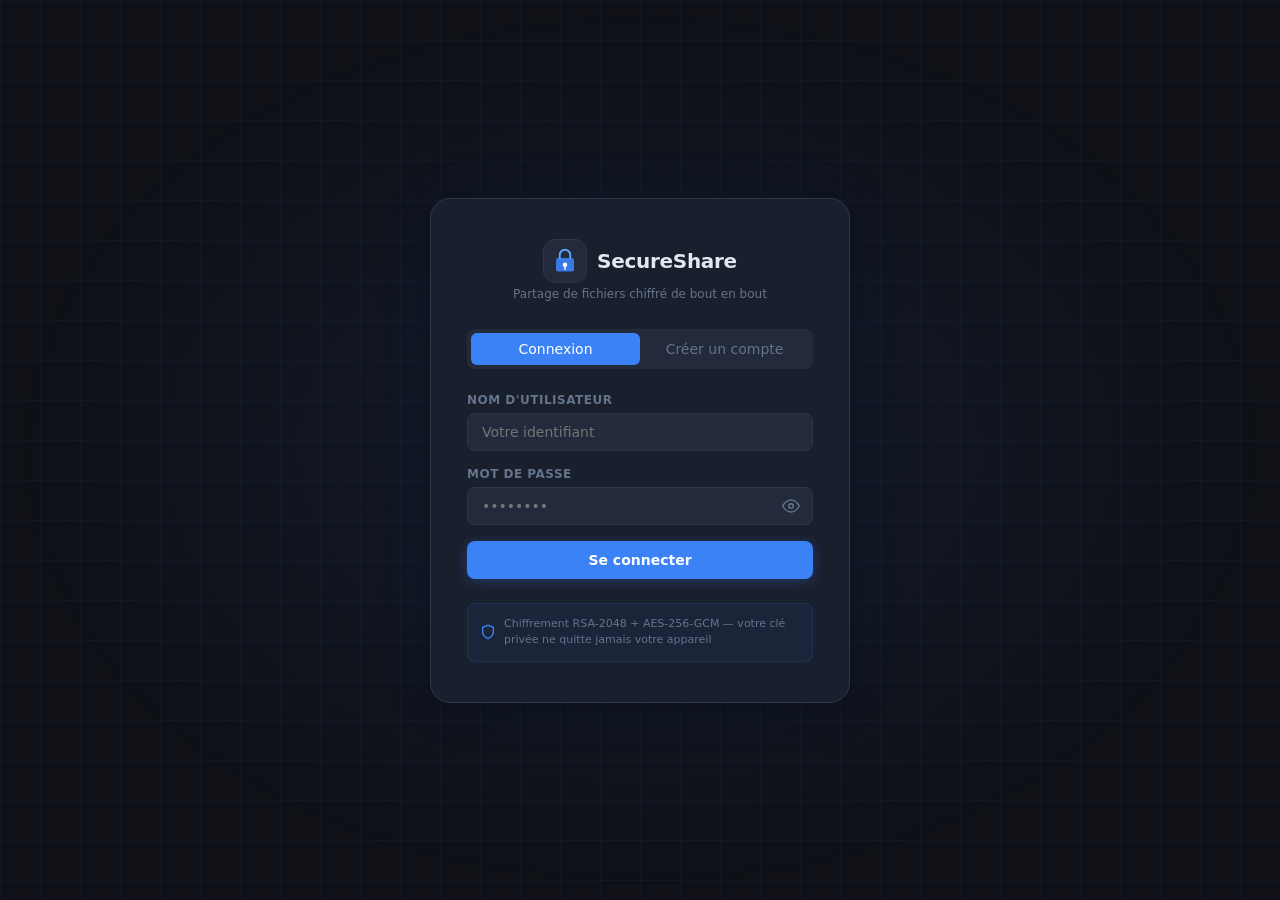
<file: secure-share-app/frontend/index.html>
<!DOCTYPE html>
<html lang="fr">
<head>
  <meta charset="UTF-8" />
  <meta name="viewport" content="width=device-width, initial-scale=1.0" />
  <title>SecureShare — Connexion</title>
  <link rel="stylesheet" href="css/style.css" />
</head>
<body class="auth-page">

  <!-- Animated background particles -->
  <div class="bg-grid"></div>

  <div class="auth-container">
    <!-- Logo -->
    <div class="logo">
      <div class="logo-icon">
        <svg viewBox="0 0 40 40" fill="none" xmlns="http://www.w3.org/2000/svg">
          <rect x="8" y="16" width="24" height="18" rx="3" fill="#3b82f6" opacity="0.9"/>
          <path d="M13 16V12a7 7 0 0 1 14 0v4" stroke="#60a5fa" stroke-width="2.5" stroke-linecap="round"/>
          <circle cx="20" cy="25" r="3" fill="white"/>
          <line x1="20" y1="28" x2="20" y2="31" stroke="white" stroke-width="2" stroke-linecap="round"/>
        </svg>
      </div>
      <span class="logo-text">SecureShare</span>
    </div>

    <p class="logo-subtitle">Partage de fichiers chiffré de bout en bout</p>

    <!-- Tabs -->
    <div class="tab-bar">
      <button class="tab active" data-tab="login">Connexion</button>
      <button class="tab" data-tab="register">Créer un compte</button>
    </div>

    <!-- Login Form -->
    <form id="loginForm" class="auth-form active" autocomplete="off">
      <div class="field">
        <label>Nom d'utilisateur</label>
        <input type="text" id="loginUsername" placeholder="Votre identifiant" required />
      </div>
      <div class="field">
        <label>Mot de passe</label>
        <div class="password-wrap">
          <input type="password" id="loginPassword" placeholder="••••••••" required />
          <button type="button" class="eye-btn" data-target="loginPassword">
            <svg viewBox="0 0 24 24" fill="none" stroke="currentColor" stroke-width="2"><path d="M1 12s4-8 11-8 11 8 11 8-4 8-11 8-11-8-11-8z"/><circle cx="12" cy="12" r="3"/></svg>
          </button>
        </div>
      </div>
      <div id="loginError" class="error-msg hidden"></div>
      <button type="submit" class="btn-primary" id="loginBtn">
        <span class="btn-text">Se connecter</span>
        <span class="btn-loader hidden"></span>
      </button>
    </form>

    <!-- Register Form -->
    <form id="registerForm" class="auth-form" autocomplete="off">
      <div class="field">
        <label>Nom d'utilisateur</label>
        <input type="text" id="regUsername" placeholder="Choisissez un identifiant" required minlength="3" />
      </div>
      <div class="field">
        <label>Mot de passe</label>
        <div class="password-wrap">
          <input type="password" id="regPassword" placeholder="8 caractères minimum" required minlength="8" />
          <button type="button" class="eye-btn" data-target="regPassword">
            <svg viewBox="0 0 24 24" fill="none" stroke="currentColor" stroke-width="2"><path d="M1 12s4-8 11-8 11 8 11 8-4 8-11 8-11-8-11-8z"/><circle cx="12" cy="12" r="3"/></svg>
          </button>
        </div>
        <div class="strength-bar"><div id="strengthFill"></div></div>
        <span id="strengthText" class="strength-text"></span>
      </div>
      <div class="field">
        <label>Confirmer le mot de passe</label>
        <input type="password" id="regConfirm" placeholder="••••••••" required />
      </div>
      <div id="registerError" class="error-msg hidden"></div>
      <button type="submit" class="btn-primary" id="registerBtn">
        <span class="btn-text">Créer mon compte</span>
        <span class="btn-loader hidden"></span>
      </button>
    </form>

    <!-- Security notice -->
    <div class="security-note">
      <svg viewBox="0 0 24 24" fill="none" stroke="currentColor" stroke-width="2"><path d="M12 22s8-4 8-10V5l-8-3-8 3v7c0 6 8 10 8 10z"/></svg>
      <span>Chiffrement RSA-2048 + AES-256-GCM — votre clé privée ne quitte jamais votre appareil</span>
    </div>
  </div>

  <!-- Private Key Modal (shown after register) -->
  <div id="keyModal" class="modal-overlay hidden">
    <div class="modal">
      <div class="modal-icon success">
        <svg viewBox="0 0 24 24" fill="none" stroke="currentColor" stroke-width="2"><polyline points="20 6 9 17 4 12"/></svg>
      </div>
      <h2>Compte créé !</h2>
      <p class="modal-subtitle">
        <strong>⚠️ Important :</strong> Sauvegardez votre clé privée RSA ci-dessous.
        Elle est nécessaire pour déchiffrer vos fichiers. Le serveur ne la stocke jamais.
      </p>
      <div class="key-box">
        <pre id="privateKeyDisplay"></pre>
        <button class="copy-btn" id="copyKeyBtn">
          <svg viewBox="0 0 24 24" fill="none" stroke="currentColor" stroke-width="2"><rect x="9" y="9" width="13" height="13" rx="2"/><path d="M5 15H4a2 2 0 0 1-2-2V4a2 2 0 0 1 2-2h9a2 2 0 0 1 2 2v1"/></svg>
          Copier
        </button>
      </div>
      <button class="btn-primary" id="downloadKeyBtn">
        <svg viewBox="0 0 24 24" fill="none" stroke="currentColor" stroke-width="2"><path d="M21 15v4a2 2 0 0 1-2 2H5a2 2 0 0 1-2-2v-4"/><polyline points="7 10 12 15 17 10"/><line x1="12" y1="15" x2="12" y2="3"/></svg>
        Télécharger la clé privée (.pem)
      </button>
      <button class="btn-secondary" id="modalContinueBtn">J'ai sauvegardé ma clé → Continuer</button>
    </div>
  </div>

  <script src="js/api.js"></script>
  <script src="js/auth.js"></script>
</body>
</html>
</file>
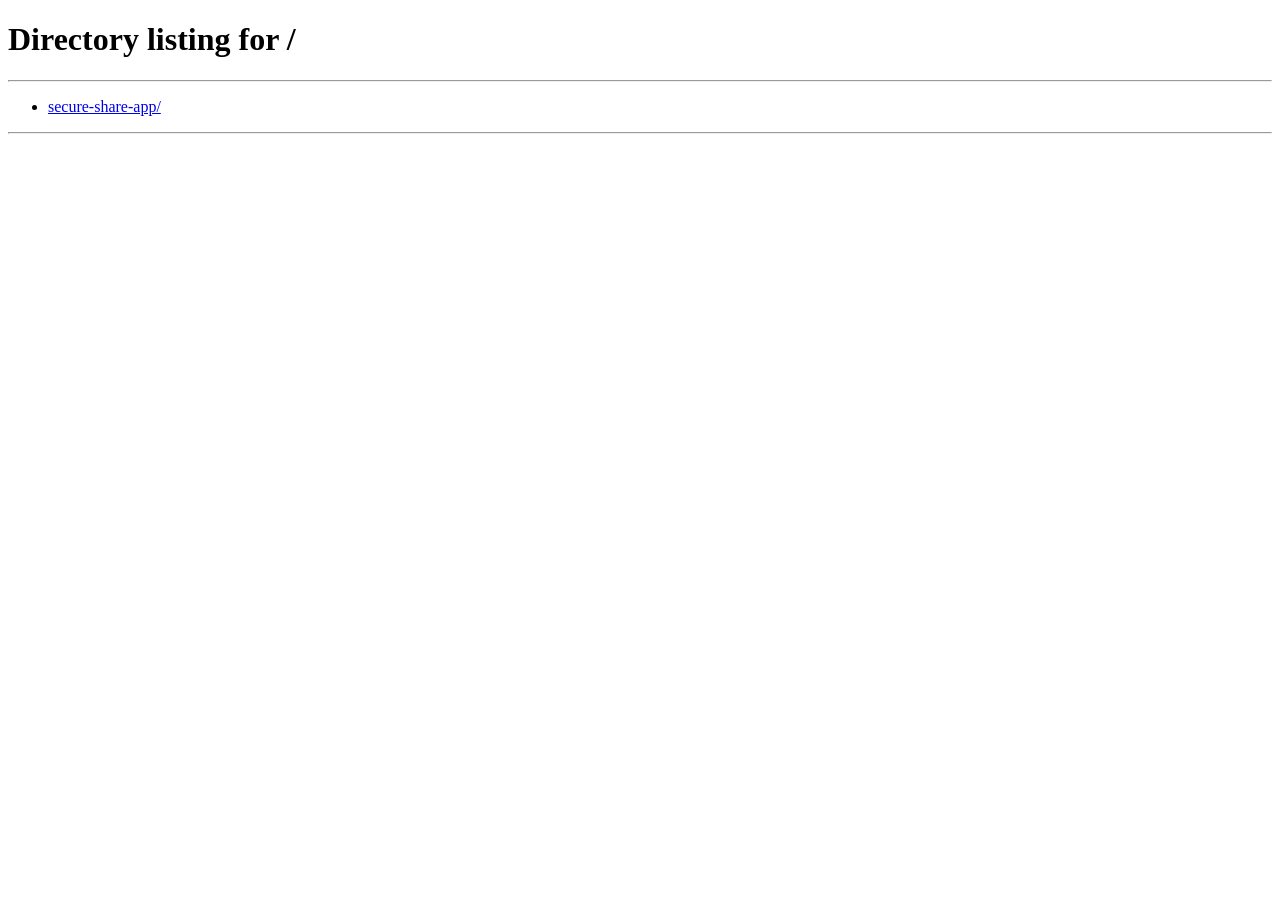
<file: secure-share-app/frontend/dashboard.html>
<!DOCTYPE html>
<html lang="fr">
<head>
  <meta charset="UTF-8" />
  <meta name="viewport" content="width=device-width, initial-scale=1.0" />
  <title>SecureShare — Dashboard</title>
  <link rel="stylesheet" href="css/style.css" />
</head>
<body class="app-page">

  <!-- ===================== SIDEBAR ===================== -->
  <aside class="sidebar">
    <div class="sidebar-logo">
      <div class="logo-icon small">
        <svg viewBox="0 0 40 40" fill="none"><rect x="8" y="16" width="24" height="18" rx="3" fill="#3b82f6"/><path d="M13 16V12a7 7 0 0 1 14 0v4" stroke="#60a5fa" stroke-width="2.5" stroke-linecap="round"/><circle cx="20" cy="25" r="3" fill="white"/><line x1="20" y1="28" x2="20" y2="31" stroke="white" stroke-width="2" stroke-linecap="round"/></svg>
      </div>
      <span>SecureShare</span>
    </div>

    <nav class="sidebar-nav">
      <a href="#" class="nav-item active" data-section="myFiles">
        <svg viewBox="0 0 24 24" fill="none" stroke="currentColor" stroke-width="2"><path d="M22 19a2 2 0 0 1-2 2H4a2 2 0 0 1-2-2V5a2 2 0 0 1 2-2h5l2 3h9a2 2 0 0 1 2 2z"/></svg>
        Mes fichiers
      </a>
      <a href="#" class="nav-item" data-section="sharedWithMe">
        <svg viewBox="0 0 24 24" fill="none" stroke="currentColor" stroke-width="2"><path d="M17 21v-2a4 4 0 0 0-4-4H5a4 4 0 0 0-4 4v2"/><circle cx="9" cy="7" r="4"/><path d="M23 21v-2a4 4 0 0 0-3-3.87"/><path d="M16 3.13a4 4 0 0 1 0 7.75"/></svg>
        Partagés avec moi
      </a>
      <a href="#" class="nav-item" data-section="upload">
        <svg viewBox="0 0 24 24" fill="none" stroke="currentColor" stroke-width="2"><path d="M21 15v4a2 2 0 0 1-2 2H5a2 2 0 0 1-2-2v-4"/><polyline points="17 8 12 3 7 8"/><line x1="12" y1="3" x2="12" y2="15"/></svg>
        Envoyer un fichier
      </a>
    </nav>

    <div class="sidebar-footer">
      <div class="user-badge">
        <div class="user-avatar" id="userAvatar"></div>
        <span id="sidebarUsername"></span>
      </div>
      <button class="logout-btn" id="logoutBtn" title="Se déconnecter">
        <svg viewBox="0 0 24 24" fill="none" stroke="currentColor" stroke-width="2"><path d="M9 21H5a2 2 0 0 1-2-2V5a2 2 0 0 1 2-2h4"/><polyline points="16 17 21 12 16 7"/><line x1="21" y1="12" x2="9" y2="12"/></svg>
      </button>
    </div>
  </aside>

  <!-- ===================== MAIN ===================== -->
  <main class="main-content">

    <!-- Header -->
    <header class="top-bar">
      <div class="page-title" id="pageTitle">Mes fichiers</div>
      <div class="header-actions">
        <button class="btn-icon" id="loadPrivateKeyBtn" title="Charger ma clé privée">
          <svg viewBox="0 0 24 24" fill="none" stroke="currentColor" stroke-width="2"><path d="M21 2l-2 2m-7.61 7.61a5.5 5.5 0 1 1-7.778 7.778 5.5 5.5 0 0 1 7.777-7.777zm0 0L15.5 7.5m0 0l3 3L22 7l-3-3m-3.5 3.5L19 4"/></svg>
          Clé privée
        </button>
        <div class="key-status" id="keyStatus">
          <span class="dot red"></span> Clé non chargée
        </div>
      </div>
    </header>

    <!-- ========== SECTION: My Files ========== -->
    <section id="sectionMyFiles" class="section active">
      <div class="section-header">
        <h2>Mes fichiers</h2>
        <button class="btn-small" id="refreshFilesBtn">
          <svg viewBox="0 0 24 24" fill="none" stroke="currentColor" stroke-width="2"><polyline points="23 4 23 10 17 10"/><path d="M20.49 15a9 9 0 1 1-.05-2.12"/></svg>
          Actualiser
        </button>
      </div>

      <div id="myFilesGrid" class="files-grid">
        <div class="loading-state">
          <div class="spinner"></div>
          <span>Chargement…</span>
        </div>
      </div>
    </section>

    <!-- ========== SECTION: Shared with me ========== -->
    <section id="sectionSharedWithMe" class="section">
      <div class="section-header">
        <h2>Fichiers partagés avec moi</h2>
      </div>
      <div id="sharedFilesGrid" class="files-grid">
        <div class="loading-state">
          <div class="spinner"></div>
          <span>Chargement…</span>
        </div>
      </div>
    </section>

    <!-- ========== SECTION: Upload ========== -->
    <section id="sectionUpload" class="section">
      <div class="section-header">
        <h2>Envoyer un fichier chiffré</h2>
      </div>

      <div class="upload-card">
        <!-- Drop zone -->
        <div class="drop-zone" id="dropZone">
          <div class="drop-icon">
            <svg viewBox="0 0 64 64" fill="none"><rect x="8" y="8" width="48" height="48" rx="8" fill="#1e293b"/><path d="M32 20v16M24 28l8-8 8 8" stroke="#3b82f6" stroke-width="3" stroke-linecap="round" stroke-linejoin="round"/><path d="M20 44h24" stroke="#64748b" stroke-width="2" stroke-linecap="round"/></svg>
          </div>
          <p class="drop-title">Glissez votre fichier ici</p>
          <p class="drop-sub">ou <label class="drop-browse" for="fileInput">parcourez</label></p>
          <p class="drop-limit">Max 50 Mo — chiffrement local AES-256-GCM</p>
          <input type="file" id="fileInput" hidden />
        </div>

        <!-- Selected file info -->
        <div id="selectedFile" class="selected-file hidden">
          <div class="selected-icon">
            <svg viewBox="0 0 24 24" fill="none" stroke="currentColor" stroke-width="2"><path d="M13 2H6a2 2 0 0 0-2 2v16a2 2 0 0 0 2 2h12a2 2 0 0 0 2-2V9z"/><polyline points="13 2 13 9 20 9"/></svg>
          </div>
          <div class="selected-meta">
            <span id="selectedName" class="selected-name"></span>
            <span id="selectedSize" class="selected-size"></span>
          </div>
          <button class="clear-file" id="clearFileBtn">✕</button>
        </div>

        <!-- Recipient selection -->
        <div class="field">
          <label>Partager avec (optionnel)</label>
          <div class="recipients-list" id="recipientsList">
            <div class="loading-state small">
              <div class="spinner"></div><span>Chargement des utilisateurs…</span>
            </div>
          </div>
        </div>

        <div id="uploadError" class="error-msg hidden"></div>
        <div id="uploadSuccess" class="success-msg hidden"></div>

        <!-- Progress -->
        <div id="uploadProgress" class="progress-wrap hidden">
          <div class="progress-label">
            <span id="progressText">Chiffrement en cours…</span>
            <span id="progressPct">0%</span>
          </div>
          <div class="progress-bar"><div id="progressFill" style="width:0%"></div></div>
        </div>

        <button class="btn-primary upload-submit" id="uploadBtn" disabled>
          <svg viewBox="0 0 24 24" fill="none" stroke="currentColor" stroke-width="2"><path d="M21 15v4a2 2 0 0 1-2 2H5a2 2 0 0 1-2-2v-4"/><polyline points="17 8 12 3 7 8"/><line x1="12" y1="3" x2="12" y2="15"/></svg>
          Chiffrer et envoyer
        </button>
      </div>
    </section>

  </main>

  <!-- ========== SHARE MODAL ========== -->
  <div id="shareModal" class="modal-overlay hidden">
    <div class="modal">
      <h2>Partager le fichier</h2>
      <p id="shareModalFilename" class="modal-subtitle"></p>
      <div class="field">
        <label>Sélectionner un utilisateur</label>
        <select id="shareUserSelect" class="select"></select>
      </div>
      <div class="field">
        <label>Votre clé privée RSA (pour ré-encapsuler la clé AES)</label>
        <textarea id="sharePrivateKey" class="textarea" rows="5" placeholder="-----BEGIN RSA PRIVATE KEY-----&#10;...&#10;-----END RSA PRIVATE KEY-----"></textarea>
      </div>
      <div id="shareError" class="error-msg hidden"></div>
      <div class="modal-actions">
        <button class="btn-secondary" id="cancelShareBtn">Annuler</button>
        <button class="btn-primary" id="confirmShareBtn">Partager</button>
      </div>
    </div>
  </div>

  <!-- ========== PRIVATE KEY LOAD MODAL ========== -->
  <div id="loadKeyModal" class="modal-overlay hidden">
    <div class="modal">
      <h2>Charger votre clé privée</h2>
      <p class="modal-subtitle">La clé reste en mémoire locale (session). Elle n'est jamais envoyée au serveur.</p>
      <div class="field">
        <label>Coller votre clé privée RSA</label>
        <textarea id="pastePrivateKey" class="textarea" rows="8" placeholder="-----BEGIN RSA PRIVATE KEY-----&#10;MIIEowIBAAKCAQEA...&#10;-----END RSA PRIVATE KEY-----"></textarea>
      </div>
      <p class="modal-or">— ou —</p>
      <label class="btn-secondary file-btn">
        <svg viewBox="0 0 24 24" fill="none" stroke="currentColor" stroke-width="2"><path d="M21 15v4a2 2 0 0 1-2 2H5a2 2 0 0 1-2-2v-4"/><polyline points="7 10 12 15 17 10"/><line x1="12" y1="15" x2="12" y2="3"/></svg>
        Importer un fichier .pem
        <input type="file" id="importKeyFile" accept=".pem,.key,.txt" hidden />
      </label>
      <div id="loadKeyError" class="error-msg hidden"></div>
      <div class="modal-actions">
        <button class="btn-secondary" id="cancelLoadKeyBtn">Annuler</button>
        <button class="btn-primary" id="confirmLoadKeyBtn">Charger la clé</button>
      </div>
    </div>
  </div>

  <!-- Toast notifications -->
  <div id="toastContainer" class="toast-container"></div>

  <script src="js/crypto.js"></script>
  <script src="js/api.js"></script>
  <script src="js/dashboard.js"></script>
</body>
</html>
</file>
<file: secure-share-app/frontend/css/style.css>
/* ================================================================
   SecureShare — Global Stylesheet
   Dark theme, modern blue accent
   ================================================================ */

/* ---------- Reset & Base ---------------------------------------- */
*, *::before, *::after { box-sizing: border-box; margin: 0; padding: 0; }

:root {
  --bg:          #0f1117;
  --surface:     #1a1f2e;
  --surface2:    #232a3b;
  --border:      #2d3748;
  --accent:      #3b82f6;
  --accent-dim:  #1d4ed8;
  --accent-glow: rgba(59,130,246,.25);
  --success:     #10b981;
  --danger:      #ef4444;
  --warning:     #f59e0b;
  --text:        #e2e8f0;
  --text-muted:  #64748b;
  --font:        'Inter', 'Segoe UI', system-ui, sans-serif;
  --radius:      12px;
  --radius-sm:   8px;
  --shadow:      0 4px 24px rgba(0,0,0,.4);
  --transition:  .18s ease;
}

html, body { height: 100%; font-family: var(--font); background: var(--bg); color: var(--text); font-size: 14px; }
a { text-decoration: none; color: inherit; }
button { cursor: pointer; border: none; background: none; font-family: inherit; font-size: inherit; }
input, textarea, select { font-family: inherit; font-size: inherit; }

/* ================================================================
   AUTH PAGE
   ================================================================ */
.auth-page {
  min-height: 100vh;
  display: flex;
  align-items: center;
  justify-content: center;
  position: relative;
  overflow: hidden;
}

/* Grid background */
.bg-grid {
  position: fixed; inset: 0;
  background-image:
    linear-gradient(rgba(59,130,246,.05) 1px, transparent 1px),
    linear-gradient(90deg, rgba(59,130,246,.05) 1px, transparent 1px);
  background-size: 40px 40px;
  pointer-events: none;
}
.bg-grid::after {
  content: '';
  position: absolute; inset: 0;
  background: radial-gradient(ellipse at 50% 50%, rgba(59,130,246,.08) 0%, transparent 70%);
}

.auth-container {
  width: 100%;
  max-width: 420px;
  background: var(--surface);
  border: 1px solid var(--border);
  border-radius: 20px;
  padding: 40px 36px;
  box-shadow: var(--shadow), 0 0 60px rgba(59,130,246,.08);
  position: relative;
  z-index: 1;
}

/* Logo */
.logo { display: flex; align-items: center; gap: 10px; justify-content: center; margin-bottom: 4px; }
.logo-icon {
  width: 44px; height: 44px;
  background: var(--surface2);
  border: 1px solid var(--border);
  border-radius: 12px;
  display: flex; align-items: center; justify-content: center;
  padding: 6px;
}
.logo-icon.small { width: 34px; height: 34px; border-radius: 8px; padding: 5px; }
.logo-text { font-size: 20px; font-weight: 700; letter-spacing: -.3px; }
.logo-subtitle { text-align: center; color: var(--text-muted); font-size: 12px; margin-bottom: 28px; }

/* Tabs */
.tab-bar {
  display: flex;
  background: var(--surface2);
  border-radius: var(--radius-sm);
  padding: 4px;
  margin-bottom: 24px;
}
.tab {
  flex: 1;
  padding: 8px;
  border-radius: 6px;
  color: var(--text-muted);
  font-weight: 500;
  transition: var(--transition);
}
.tab.active { background: var(--accent); color: white; }

/* Forms */
.auth-form { display: none; flex-direction: column; gap: 16px; }
.auth-form.active { display: flex; }

.field { display: flex; flex-direction: column; gap: 6px; }
.field label { font-size: 12px; font-weight: 600; color: var(--text-muted); text-transform: uppercase; letter-spacing: .5px; }

input[type="text"],
input[type="password"],
input[type="email"],
.select,
.textarea {
  background: var(--surface2);
  border: 1px solid var(--border);
  border-radius: var(--radius-sm);
  padding: 10px 14px;
  color: var(--text);
  outline: none;
  transition: border-color var(--transition), box-shadow var(--transition);
}
input:focus, .select:focus, .textarea:focus {
  border-color: var(--accent);
  box-shadow: 0 0 0 3px var(--accent-glow);
}

.password-wrap { position: relative; }
.password-wrap input { width: 100%; padding-right: 42px; }
.eye-btn {
  position: absolute; right: 10px; top: 50%; transform: translateY(-50%);
  width: 24px; height: 24px; color: var(--text-muted);
  display: flex; align-items: center; justify-content: center;
}
.eye-btn svg { width: 18px; height: 18px; }

/* Password strength */
.strength-bar {
  height: 3px; background: var(--border); border-radius: 2px; margin-top: 6px; overflow: hidden;
}
#strengthFill { height: 100%; width: 0; border-radius: 2px; transition: width .3s, background .3s; }
.strength-text { font-size: 11px; color: var(--text-muted); }

/* Buttons */
.btn-primary {
  display: flex; align-items: center; justify-content: center; gap: 8px;
  background: var(--accent);
  color: white;
  font-weight: 600;
  padding: 11px 20px;
  border-radius: var(--radius-sm);
  transition: background var(--transition), transform var(--transition), box-shadow var(--transition);
  box-shadow: 0 2px 12px rgba(59,130,246,.3);
}
.btn-primary:hover:not(:disabled) { background: var(--accent-dim); box-shadow: 0 4px 20px rgba(59,130,246,.45); transform: translateY(-1px); }
.btn-primary:disabled { opacity: .5; cursor: not-allowed; transform: none; }

.btn-secondary {
  display: flex; align-items: center; justify-content: center; gap: 8px;
  background: var(--surface2);
  color: var(--text);
  font-weight: 500;
  padding: 10px 20px;
  border-radius: var(--radius-sm);
  border: 1px solid var(--border);
  transition: background var(--transition);
}
.btn-secondary:hover { background: var(--border); }

.btn-icon {
  display: flex; align-items: center; gap: 6px;
  padding: 7px 12px;
  border-radius: var(--radius-sm);
  background: var(--surface2);
  border: 1px solid var(--border);
  color: var(--text-muted);
  font-size: 12px; font-weight: 500;
  transition: var(--transition);
}
.btn-icon:hover { color: var(--accent); border-color: var(--accent); }
.btn-icon svg { width: 14px; height: 14px; }

.btn-small {
  display: flex; align-items: center; gap: 6px;
  padding: 6px 12px;
  border-radius: 6px;
  background: var(--surface2);
  border: 1px solid var(--border);
  color: var(--text-muted);
  font-size: 12px;
  transition: var(--transition);
}
.btn-small:hover { color: var(--text); }
.btn-small svg { width: 13px; height: 13px; }

/* Loader */
.btn-loader {
  width: 16px; height: 16px;
  border: 2px solid rgba(255,255,255,.3);
  border-top-color: white;
  border-radius: 50%;
  animation: spin .7s linear infinite;
}
@keyframes spin { to { transform: rotate(360deg); } }
.hidden { display: none !important; }

/* Error / Success */
.error-msg { background: rgba(239,68,68,.12); border: 1px solid rgba(239,68,68,.3); color: #fca5a5; padding: 10px 14px; border-radius: var(--radius-sm); font-size: 13px; }
.success-msg { background: rgba(16,185,129,.12); border: 1px solid rgba(16,185,129,.3); color: #6ee7b7; padding: 10px 14px; border-radius: var(--radius-sm); font-size: 13px; }

/* Security note */
.security-note {
  display: flex; align-items: center; gap: 8px;
  margin-top: 24px;
  padding: 12px;
  background: rgba(59,130,246,.06);
  border: 1px solid rgba(59,130,246,.15);
  border-radius: var(--radius-sm);
  color: var(--text-muted);
  font-size: 11px;
  line-height: 1.5;
}
.security-note svg { width: 16px; height: 16px; flex-shrink: 0; color: var(--accent); }

/* ================================================================
   MODAL
   ================================================================ */
.modal-overlay {
  position: fixed; inset: 0; z-index: 100;
  background: rgba(0,0,0,.7);
  backdrop-filter: blur(4px);
  display: flex; align-items: center; justify-content: center;
  padding: 20px;
  animation: fadeIn .2s ease;
}
@keyframes fadeIn { from { opacity: 0; } to { opacity: 1; } }

.modal {
  background: var(--surface);
  border: 1px solid var(--border);
  border-radius: 20px;
  padding: 32px;
  width: 100%; max-width: 520px;
  max-height: 90vh; overflow-y: auto;
  box-shadow: var(--shadow);
  animation: slideUp .2s ease;
}
@keyframes slideUp { from { transform: translateY(20px); opacity: 0; } to { transform: translateY(0); opacity: 1; } }

.modal h2 { font-size: 18px; font-weight: 700; margin-bottom: 8px; }
.modal-subtitle { color: var(--text-muted); font-size: 13px; line-height: 1.6; margin-bottom: 20px; }
.modal-actions { display: flex; gap: 12px; margin-top: 20px; }
.modal-actions button { flex: 1; }
.modal-or { text-align: center; color: var(--text-muted); font-size: 12px; margin: 12px 0; }

.modal-icon { width: 52px; height: 52px; border-radius: 50%; display: flex; align-items: center; justify-content: center; margin: 0 auto 16px; }
.modal-icon.success { background: rgba(16,185,129,.15); }
.modal-icon.success svg { width: 26px; height: 26px; color: var(--success); }

.key-box {
  position: relative;
  background: var(--surface2);
  border: 1px solid var(--border);
  border-radius: var(--radius-sm);
  padding: 14px;
  margin-bottom: 16px;
}
.key-box pre {
  font-size: 10px;
  font-family: 'Fira Mono', 'Courier New', monospace;
  color: #a3e635;
  max-height: 140px;
  overflow-y: auto;
  white-space: pre-wrap;
  word-break: break-all;
}
.copy-btn {
  position: absolute; top: 10px; right: 10px;
  display: flex; align-items: center; gap: 5px;
  background: var(--surface); border: 1px solid var(--border);
  color: var(--text-muted); font-size: 11px;
  padding: 4px 8px; border-radius: 6px;
  transition: var(--transition);
}
.copy-btn:hover { color: var(--accent); border-color: var(--accent); }
.copy-btn svg { width: 12px; height: 12px; }

/* ================================================================
   APP LAYOUT
   ================================================================ */
.app-page {
  display: flex;
  min-height: 100vh;
}

/* Sidebar */
.sidebar {
  width: 220px;
  background: var(--surface);
  border-right: 1px solid var(--border);
  display: flex;
  flex-direction: column;
  flex-shrink: 0;
  padding: 20px 0;
}

.sidebar-logo {
  display: flex; align-items: center; gap: 10px;
  padding: 0 16px 20px;
  font-size: 15px; font-weight: 700;
  border-bottom: 1px solid var(--border);
}

.sidebar-nav { flex: 1; padding: 12px 8px; display: flex; flex-direction: column; gap: 2px; }

.nav-item {
  display: flex; align-items: center; gap: 10px;
  padding: 10px 12px;
  border-radius: var(--radius-sm);
  color: var(--text-muted);
  font-size: 13px; font-weight: 500;
  transition: var(--transition);
}
.nav-item:hover { background: var(--surface2); color: var(--text); }
.nav-item.active { background: rgba(59,130,246,.12); color: var(--accent); }
.nav-item svg { width: 16px; height: 16px; flex-shrink: 0; }

.sidebar-footer {
  padding: 16px;
  border-top: 1px solid var(--border);
  display: flex; align-items: center; gap: 8px;
}
.user-badge { display: flex; align-items: center; gap: 8px; flex: 1; overflow: hidden; }
.user-avatar {
  width: 30px; height: 30px;
  border-radius: 50%;
  background: linear-gradient(135deg, var(--accent), #7c3aed);
  display: flex; align-items: center; justify-content: center;
  font-size: 12px; font-weight: 700; color: white;
  flex-shrink: 0;
}
.logout-btn {
  width: 30px; height: 30px;
  display: flex; align-items: center; justify-content: center;
  border-radius: 6px;
  color: var(--text-muted);
  transition: var(--transition);
}
.logout-btn:hover { color: var(--danger); background: rgba(239,68,68,.1); }
.logout-btn svg { width: 15px; height: 15px; }

/* Main */
.main-content {
  flex: 1;
  display: flex;
  flex-direction: column;
  overflow: hidden;
  min-width: 0;
}

.top-bar {
  display: flex; align-items: center; justify-content: space-between;
  padding: 16px 28px;
  border-bottom: 1px solid var(--border);
  background: var(--surface);
  flex-shrink: 0;
}
.page-title { font-size: 16px; font-weight: 700; }
.header-actions { display: flex; align-items: center; gap: 12px; }

.key-status {
  display: flex; align-items: center; gap: 6px;
  font-size: 12px; color: var(--text-muted);
}
.dot { width: 8px; height: 8px; border-radius: 50%; }
.dot.red { background: var(--danger); box-shadow: 0 0 6px var(--danger); }
.dot.green { background: var(--success); box-shadow: 0 0 6px var(--success); }

/* Sections */
.section { display: none; flex: 1; overflow-y: auto; padding: 24px 28px; }
.section.active { display: flex; flex-direction: column; gap: 20px; }

.section-header {
  display: flex; align-items: center; justify-content: space-between;
}
.section-header h2 { font-size: 15px; font-weight: 600; }

/* Files grid */
.files-grid {
  display: grid;
  grid-template-columns: repeat(auto-fill, minmax(240px, 1fr));
  gap: 14px;
}

.file-card {
  background: var(--surface);
  border: 1px solid var(--border);
  border-radius: var(--radius);
  padding: 16px;
  display: flex;
  flex-direction: column;
  gap: 12px;
  transition: border-color var(--transition), box-shadow var(--transition);
  cursor: default;
}
.file-card:hover { border-color: rgba(59,130,246,.3); box-shadow: 0 0 20px rgba(59,130,246,.08); }

.file-card-icon {
  width: 44px; height: 44px;
  border-radius: 10px;
  background: var(--surface2);
  border: 1px solid var(--border);
  display: flex; align-items: center; justify-content: center;
}
.file-card-icon svg { width: 22px; height: 22px; }
.file-card-icon.img { border-color: rgba(245,158,11,.2); background: rgba(245,158,11,.05); }
.file-card-icon.pdf { border-color: rgba(239,68,68,.2); background: rgba(239,68,68,.05); }
.file-card-icon.code { border-color: rgba(16,185,129,.2); background: rgba(16,185,129,.05); }
.file-card-icon.zip  { border-color: rgba(139,92,246,.2); background: rgba(139,92,246,.05); }
.file-card-icon.img svg  { color: var(--warning); }
.file-card-icon.pdf svg  { color: var(--danger); }
.file-card-icon.code svg { color: var(--success); }
.file-card-icon.zip svg  { color: #8b5cf6; }

.file-card-info { flex: 1; }
.file-name { font-size: 13px; font-weight: 600; word-break: break-word; line-height: 1.4; margin-bottom: 4px; }
.file-meta { font-size: 11px; color: var(--text-muted); display: flex; align-items: center; gap: 6px; flex-wrap: wrap; }
.badge {
  font-size: 10px; font-weight: 600; padding: 2px 7px;
  border-radius: 20px; text-transform: uppercase; letter-spacing: .3px;
}
.badge.owner { background: rgba(59,130,246,.15); color: var(--accent); }
.badge.shared { background: rgba(16,185,129,.15); color: var(--success); }

.file-card-actions { display: flex; gap: 6px; }
.action-btn {
  flex: 1;
  display: flex; align-items: center; justify-content: center; gap: 5px;
  padding: 7px;
  border-radius: 6px;
  font-size: 11px; font-weight: 600;
  transition: var(--transition);
}
.action-btn.download { background: rgba(59,130,246,.1); color: var(--accent); border: 1px solid rgba(59,130,246,.2); }
.action-btn.download:hover { background: rgba(59,130,246,.2); }
.action-btn.share { background: rgba(16,185,129,.1); color: var(--success); border: 1px solid rgba(16,185,129,.2); }
.action-btn.share:hover { background: rgba(16,185,129,.2); }
.action-btn.delete { background: rgba(239,68,68,.08); color: var(--danger); border: 1px solid rgba(239,68,68,.15); }
.action-btn.delete:hover { background: rgba(239,68,68,.18); }
.action-btn svg { width: 13px; height: 13px; }

.loading-state {
  display: flex; align-items: center; justify-content: center; gap: 10px;
  padding: 48px; grid-column: 1 / -1;
  color: var(--text-muted); font-size: 13px;
}
.loading-state.small { padding: 16px; }

.empty-state {
  grid-column: 1 / -1;
  text-align: center; padding: 60px 20px;
  color: var(--text-muted);
}
.empty-state svg { width: 48px; height: 48px; margin: 0 auto 16px; display: block; opacity: .3; }
.empty-state h3 { font-size: 15px; color: var(--text); margin-bottom: 6px; }

/* Spinner */
.spinner {
  width: 18px; height: 18px;
  border: 2px solid var(--border);
  border-top-color: var(--accent);
  border-radius: 50%;
  animation: spin .7s linear infinite;
}

/* Upload card */
.upload-card {
  background: var(--surface);
  border: 1px solid var(--border);
  border-radius: var(--radius);
  padding: 28px;
  max-width: 600px;
  display: flex; flex-direction: column; gap: 20px;
}

.drop-zone {
  border: 2px dashed var(--border);
  border-radius: var(--radius);
  padding: 40px 20px;
  text-align: center;
  cursor: pointer;
  transition: border-color var(--transition), background var(--transition);
}
.drop-zone:hover, .drop-zone.drag-over {
  border-color: var(--accent);
  background: rgba(59,130,246,.04);
}
.drop-icon { width: 64px; height: 64px; margin: 0 auto 14px; }
.drop-title { font-size: 15px; font-weight: 600; margin-bottom: 4px; }
.drop-sub { font-size: 13px; color: var(--text-muted); margin-bottom: 6px; }
.drop-browse { color: var(--accent); cursor: pointer; }
.drop-browse:hover { text-decoration: underline; }
.drop-limit { font-size: 11px; color: var(--text-muted); }

.selected-file {
  display: flex; align-items: center; gap: 12px;
  background: var(--surface2);
  border: 1px solid var(--border);
  border-radius: var(--radius-sm);
  padding: 12px 14px;
}
.selected-icon svg { width: 22px; height: 22px; color: var(--accent); }
.selected-meta { flex: 1; overflow: hidden; }
.selected-name { display: block; font-size: 13px; font-weight: 600; white-space: nowrap; overflow: hidden; text-overflow: ellipsis; }
.selected-size { font-size: 11px; color: var(--text-muted); }
.clear-file { color: var(--text-muted); padding: 4px; transition: color var(--transition); }
.clear-file:hover { color: var(--danger); }

/* Recipients */
.recipients-list {
  background: var(--surface2);
  border: 1px solid var(--border);
  border-radius: var(--radius-sm);
  padding: 10px;
  max-height: 160px;
  overflow-y: auto;
  display: flex; flex-direction: column; gap: 4px;
}
.recipient-item {
  display: flex; align-items: center; gap: 10px;
  padding: 8px 10px;
  border-radius: 6px;
  cursor: pointer;
  transition: background var(--transition);
}
.recipient-item:hover { background: var(--border); }
.recipient-item input[type="checkbox"] { accent-color: var(--accent); width: 14px; height: 14px; flex-shrink: 0; }
.recipient-item label { cursor: pointer; flex: 1; font-size: 13px; }

/* Progress */
.progress-wrap { display: flex; flex-direction: column; gap: 6px; }
.progress-label { display: flex; justify-content: space-between; font-size: 12px; color: var(--text-muted); }
.progress-bar { height: 4px; background: var(--border); border-radius: 2px; overflow: hidden; }
#progressFill { height: 100%; background: linear-gradient(90deg, var(--accent), #7c3aed); border-radius: 2px; transition: width .3s; }

.upload-submit { margin-top: 4px; }

/* Textarea */
.textarea {
  width: 100%;
  background: var(--surface2);
  border: 1px solid var(--border);
  border-radius: var(--radius-sm);
  padding: 10px 14px;
  color: var(--text);
  resize: vertical;
  min-height: 80px;
  font-family: 'Fira Mono', monospace;
  font-size: 11px;
  line-height: 1.5;
}

.select {
  width: 100%;
  appearance: none;
  background: var(--surface2);
  border: 1px solid var(--border);
  border-radius: var(--radius-sm);
  padding: 10px 14px;
  color: var(--text);
  cursor: pointer;
}

.file-btn {
  display: flex; align-items: center; justify-content: center; gap: 8px;
  padding: 10px 20px;
  width: 100%;
  background: var(--surface2);
  border: 1px dashed var(--border);
  border-radius: var(--radius-sm);
  color: var(--text-muted);
  cursor: pointer;
  transition: var(--transition);
  font-size: 13px;
}
.file-btn:hover { border-color: var(--accent); color: var(--accent); }
.file-btn svg { width: 15px; height: 15px; }

/* ================================================================
   TOAST
   ================================================================ */
.toast-container {
  position: fixed; bottom: 24px; right: 24px;
  display: flex; flex-direction: column; gap: 8px;
  z-index: 9999;
  pointer-events: none;
}
.toast {
  display: flex; align-items: center; gap: 10px;
  background: var(--surface);
  border: 1px solid var(--border);
  border-radius: var(--radius-sm);
  padding: 12px 16px;
  font-size: 13px;
  box-shadow: var(--shadow);
  animation: toastIn .25s ease, toastOut .25s ease 2.75s forwards;
  pointer-events: all;
  max-width: 320px;
}
.toast.success { border-color: rgba(16,185,129,.3); }
.toast.error   { border-color: rgba(239,68,68,.3); }
.toast.info    { border-color: rgba(59,130,246,.3); }
.toast-icon { width: 16px; height: 16px; flex-shrink: 0; }
.toast.success .toast-icon { color: var(--success); }
.toast.error   .toast-icon { color: var(--danger); }
.toast.info    .toast-icon { color: var(--accent); }

@keyframes toastIn  { from { transform: translateX(100%); opacity: 0; } to { transform: translateX(0); opacity: 1; } }
@keyframes toastOut { from { opacity: 1; } to { opacity: 0; transform: translateX(100%); } }

/* Scrollbar */
::-webkit-scrollbar { width: 6px; }
::-webkit-scrollbar-track { background: transparent; }
::-webkit-scrollbar-thumb { background: var(--border); border-radius: 3px; }
::-webkit-scrollbar-thumb:hover { background: var(--text-muted); }
</file>
